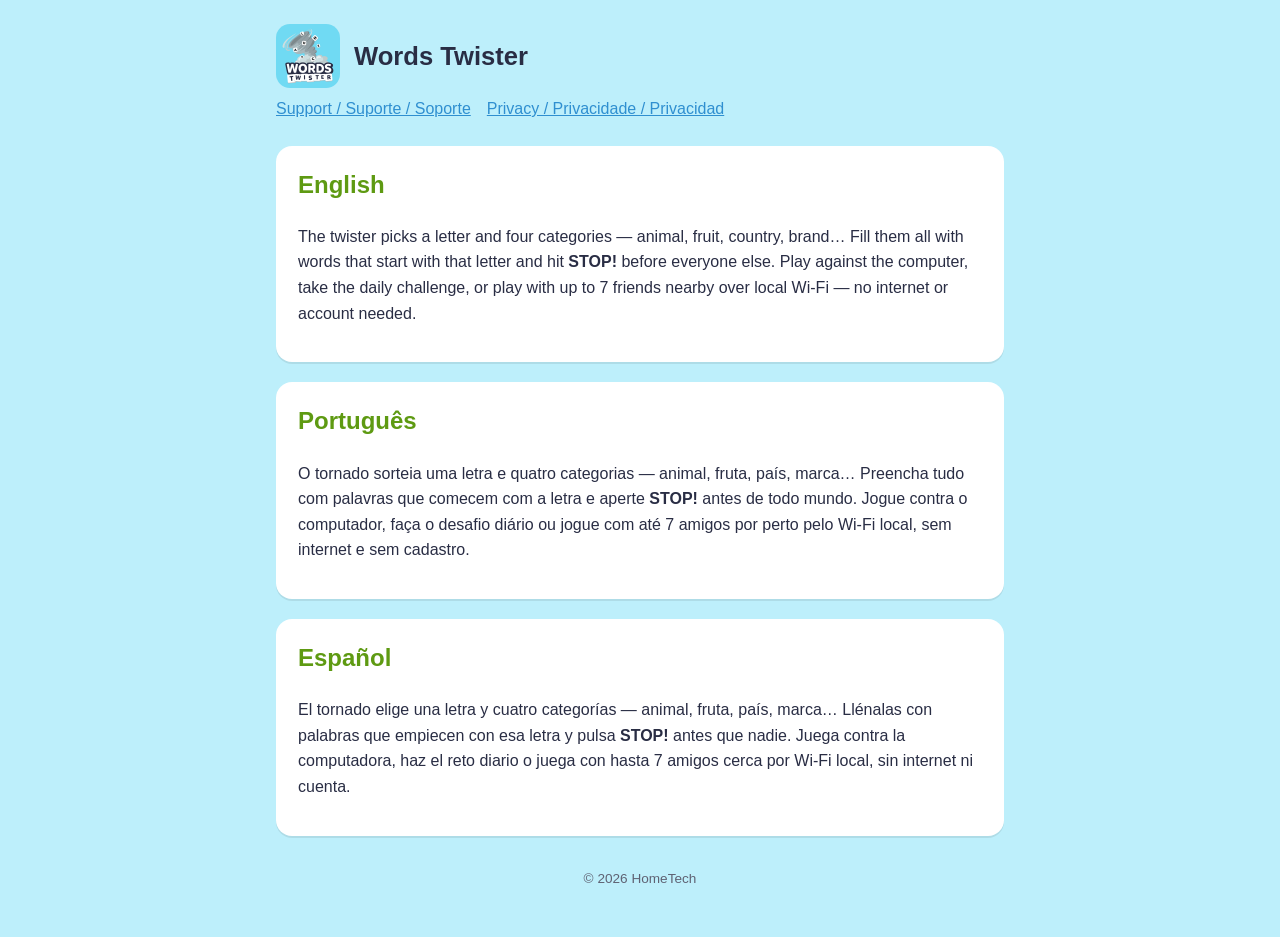
<file: index.html>
<!doctype html>
<html lang="en"><head><meta charset="utf-8"><meta name="viewport" content="width=device-width,initial-scale=1">
<title>Words Twister</title><link rel="icon" href="icon.png"><link rel="stylesheet" href="style.css"></head>
<body><main>
<header><img src="icon.png" alt="Words Twister"><h1>Words Twister</h1></header>
<nav><a href="support.html">Support / Suporte / Soporte</a><a href="privacy.html">Privacy / Privacidade / Privacidad</a></nav>
<div class="card"><h2>English</h2>
<p>The twister picks a letter and four categories — animal, fruit, country, brand… Fill them all with words that start with that letter and hit <b>STOP!</b> before everyone else. Play against the computer, take the daily challenge, or play with up to 7 friends nearby over local Wi-Fi — no internet or account needed.</p></div>
<div class="card"><h2>Português</h2>
<p>O tornado sorteia uma letra e quatro categorias — animal, fruta, país, marca… Preencha tudo com palavras que comecem com a letra e aperte <b>STOP!</b> antes de todo mundo. Jogue contra o computador, faça o desafio diário ou jogue com até 7 amigos por perto pelo Wi-Fi local, sem internet e sem cadastro.</p></div>
<div class="card"><h2>Español</h2>
<p>El tornado elige una letra y cuatro categorías — animal, fruta, país, marca… Llénalas con palabras que empiecen con esa letra y pulsa <b>STOP!</b> antes que nadie. Juega contra la computadora, haz el reto diario o juega con hasta 7 amigos cerca por Wi-Fi local, sin internet ni cuenta.</p></div>
<footer>© 2026 HomeTech</footer>
</main></body></html>
</file>
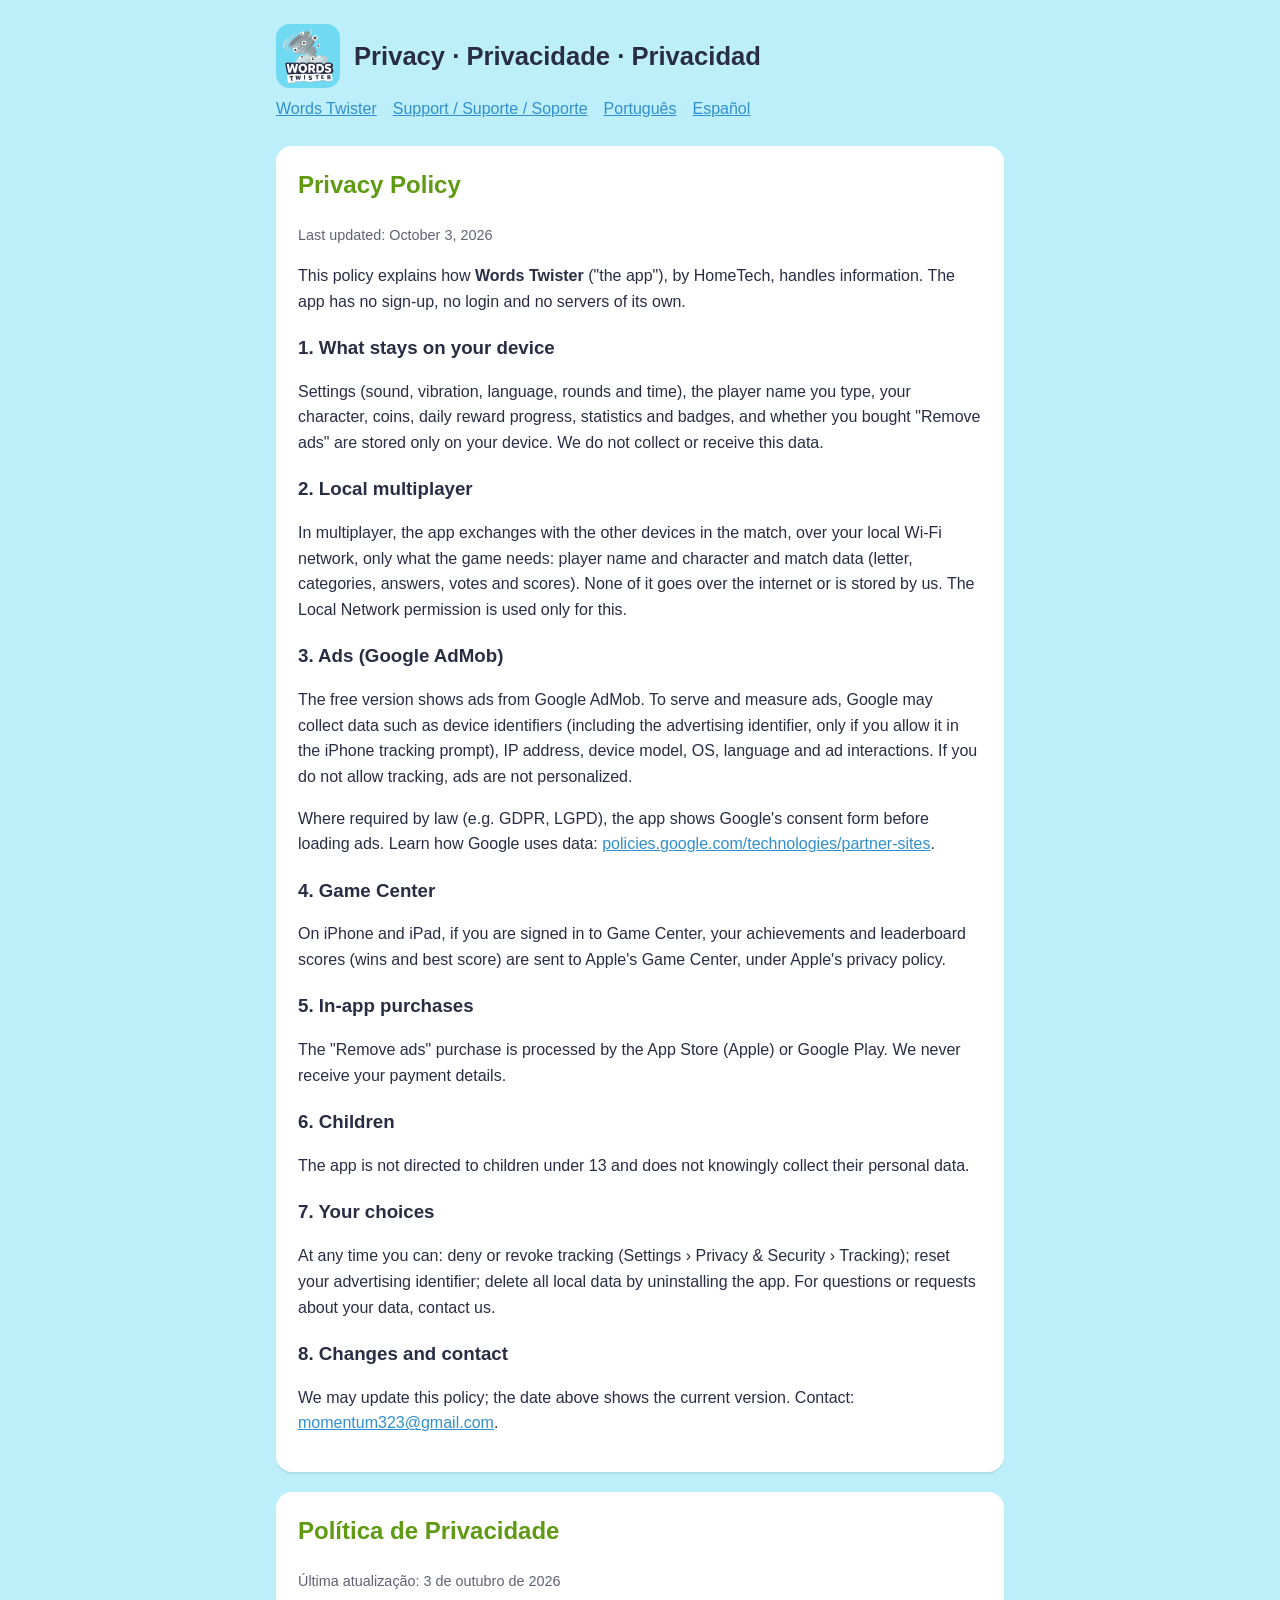
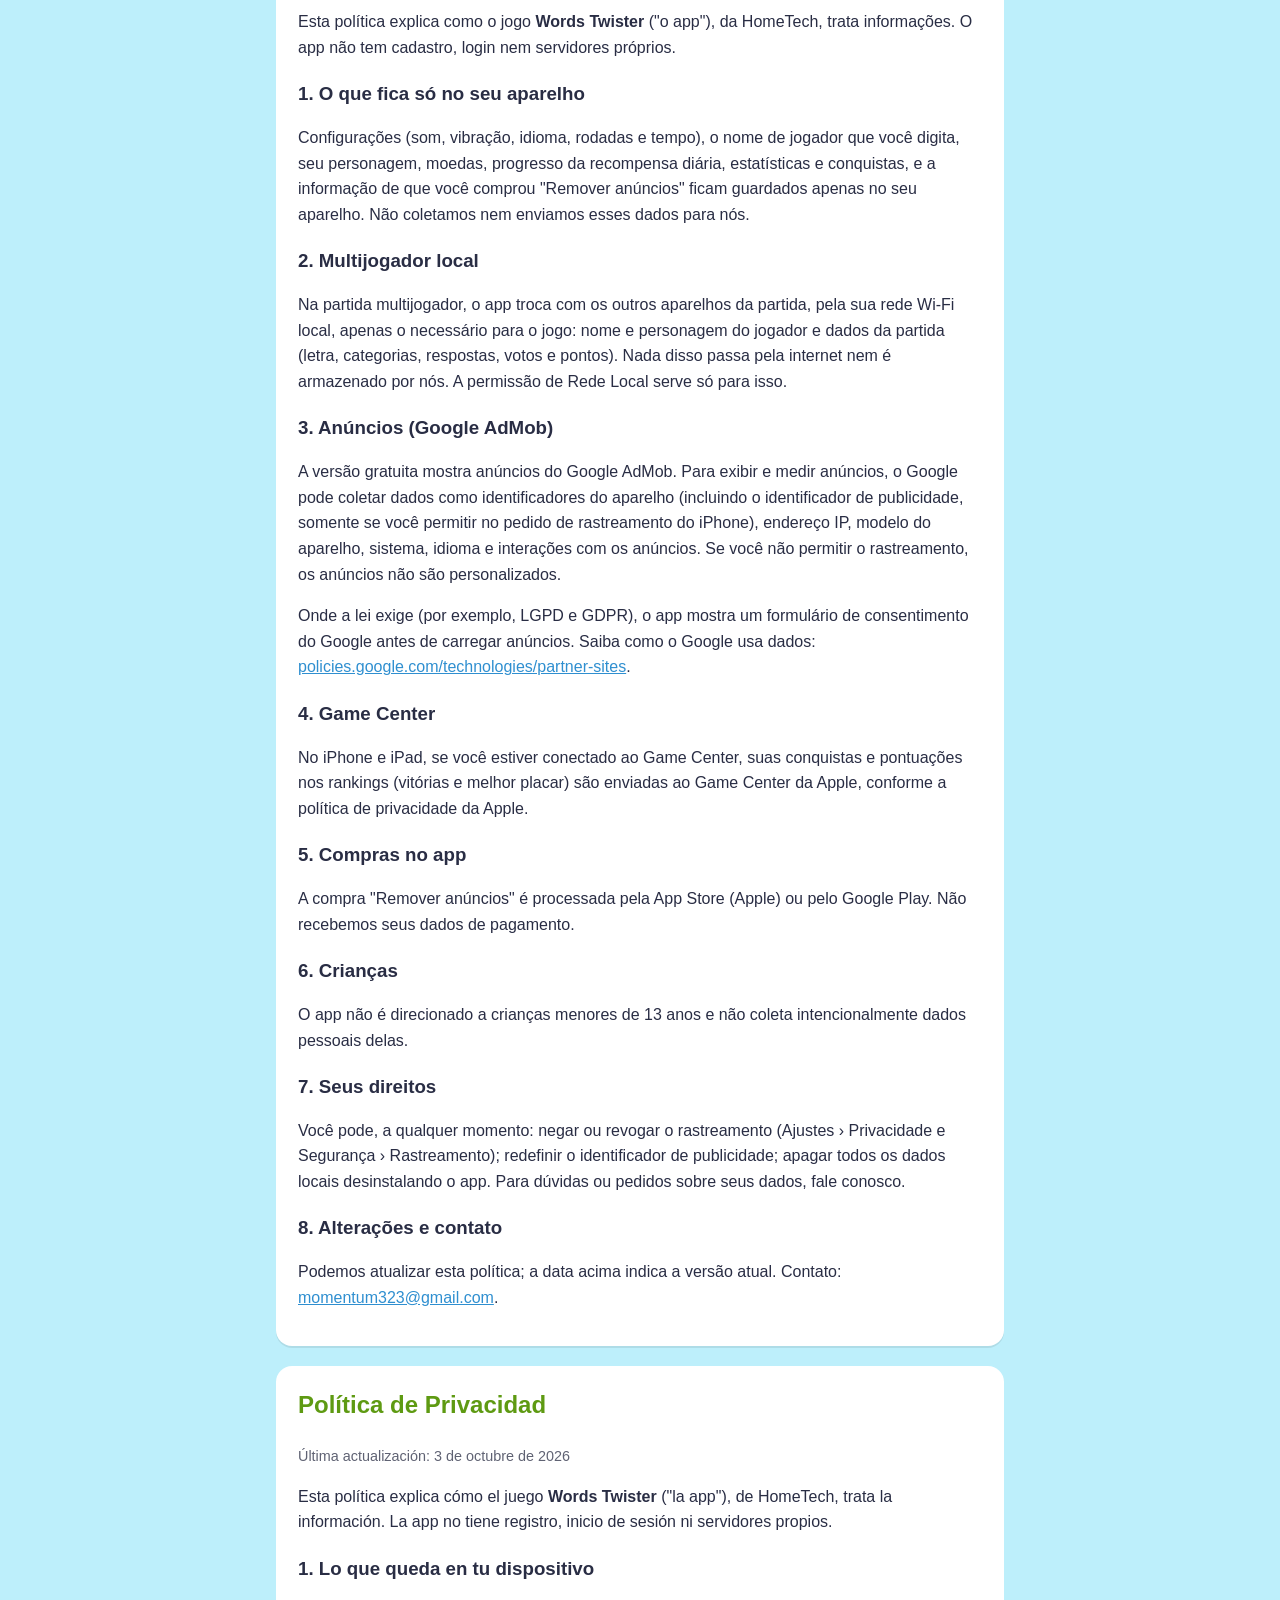
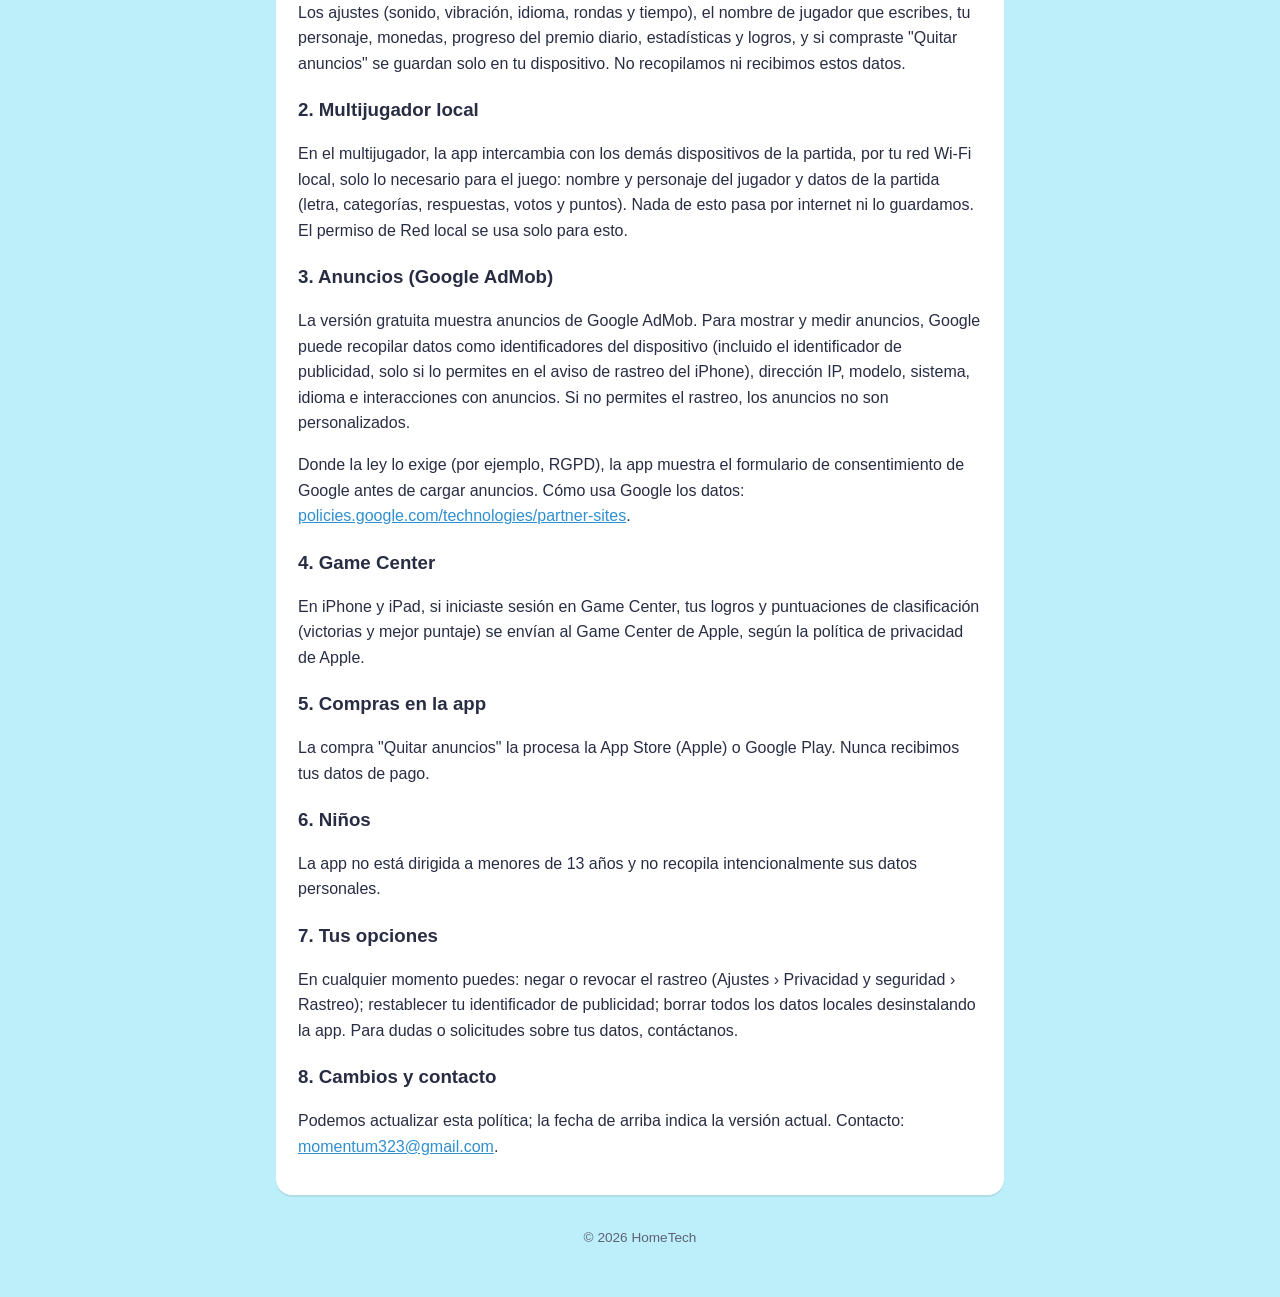
<file: privacy.html>
<!doctype html>
<html lang="en"><head><meta charset="utf-8"><meta name="viewport" content="width=device-width,initial-scale=1">
<title>Words Twister Privacy</title><link rel="icon" href="icon.png"><link rel="stylesheet" href="style.css"></head>
<body><main>
<header><img src="icon.png" alt="Words Twister"><h1>Privacy · Privacidade · Privacidad</h1></header>
<nav><a href="index.html">Words Twister</a><a href="support.html">Support / Suporte / Soporte</a><a href="#pt">Português</a><a href="#es">Español</a></nav>

<div class="card"><h2>Privacy Policy</h2>
<p class="muted">Last updated: October 3, 2026</p>
<p>This policy explains how <b>Words Twister</b> ("the app"), by HomeTech, handles information. The app has no sign-up, no login and no servers of its own.</p>

<h3>1. What stays on your device</h3>
<p>Settings (sound, vibration, language, rounds and time), the player name you type, your character, coins, daily reward progress, statistics and badges, and whether you bought "Remove ads" are stored only on your device. We do not collect or receive this data.</p>

<h3>2. Local multiplayer</h3>
<p>In multiplayer, the app exchanges with the other devices in the match, over your local Wi-Fi network, only what the game needs: player name and character and match data (letter, categories, answers, votes and scores). None of it goes over the internet or is stored by us. The Local Network permission is used only for this.</p>

<h3>3. Ads (Google AdMob)</h3>
<p>The free version shows ads from Google AdMob. To serve and measure ads, Google may collect data such as device identifiers (including the advertising identifier, only if you allow it in the iPhone tracking prompt), IP address, device model, OS, language and ad interactions. If you do not allow tracking, ads are not personalized.</p>
<p>Where required by law (e.g. GDPR, LGPD), the app shows Google's consent form before loading ads. Learn how Google uses data: <a href="https://policies.google.com/technologies/partner-sites">policies.google.com/technologies/partner-sites</a>.</p>

<h3>4. Game Center</h3>
<p>On iPhone and iPad, if you are signed in to Game Center, your achievements and leaderboard scores (wins and best score) are sent to Apple's Game Center, under Apple's privacy policy.</p>

<h3>5. In-app purchases</h3>
<p>The "Remove ads" purchase is processed by the App Store (Apple) or Google Play. We never receive your payment details.</p>

<h3>6. Children</h3>
<p>The app is not directed to children under 13 and does not knowingly collect their personal data.</p>

<h3>7. Your choices</h3>
<p>At any time you can: deny or revoke tracking (Settings › Privacy &amp; Security › Tracking); reset your advertising identifier; delete all local data by uninstalling the app. For questions or requests about your data, contact us.</p>

<h3>8. Changes and contact</h3>
<p>We may update this policy; the date above shows the current version. Contact: <a href="mailto:momentum323@gmail.com">momentum323@gmail.com</a>.</p>
</div>

<div class="card" id="pt"><h2>Política de Privacidade</h2>
<p class="muted">Última atualização: 3 de outubro de 2026</p>
<p>Esta política explica como o jogo <b>Words Twister</b> ("o app"), da HomeTech, trata informações. O app não tem cadastro, login nem servidores próprios.</p>

<h3>1. O que fica só no seu aparelho</h3>
<p>Configurações (som, vibração, idioma, rodadas e tempo), o nome de jogador que você digita, seu personagem, moedas, progresso da recompensa diária, estatísticas e conquistas, e a informação de que você comprou "Remover anúncios" ficam guardados apenas no seu aparelho. Não coletamos nem enviamos esses dados para nós.</p>

<h3>2. Multijogador local</h3>
<p>Na partida multijogador, o app troca com os outros aparelhos da partida, pela sua rede Wi-Fi local, apenas o necessário para o jogo: nome e personagem do jogador e dados da partida (letra, categorias, respostas, votos e pontos). Nada disso passa pela internet nem é armazenado por nós. A permissão de Rede Local serve só para isso.</p>

<h3>3. Anúncios (Google AdMob)</h3>
<p>A versão gratuita mostra anúncios do Google AdMob. Para exibir e medir anúncios, o Google pode coletar dados como identificadores do aparelho (incluindo o identificador de publicidade, somente se você permitir no pedido de rastreamento do iPhone), endereço IP, modelo do aparelho, sistema, idioma e interações com os anúncios. Se você não permitir o rastreamento, os anúncios não são personalizados.</p>
<p>Onde a lei exige (por exemplo, LGPD e GDPR), o app mostra um formulário de consentimento do Google antes de carregar anúncios. Saiba como o Google usa dados: <a href="https://policies.google.com/technologies/partner-sites">policies.google.com/technologies/partner-sites</a>.</p>

<h3>4. Game Center</h3>
<p>No iPhone e iPad, se você estiver conectado ao Game Center, suas conquistas e pontuações nos rankings (vitórias e melhor placar) são enviadas ao Game Center da Apple, conforme a política de privacidade da Apple.</p>

<h3>5. Compras no app</h3>
<p>A compra "Remover anúncios" é processada pela App Store (Apple) ou pelo Google Play. Não recebemos seus dados de pagamento.</p>

<h3>6. Crianças</h3>
<p>O app não é direcionado a crianças menores de 13 anos e não coleta intencionalmente dados pessoais delas.</p>

<h3>7. Seus direitos</h3>
<p>Você pode, a qualquer momento: negar ou revogar o rastreamento (Ajustes › Privacidade e Segurança › Rastreamento); redefinir o identificador de publicidade; apagar todos os dados locais desinstalando o app. Para dúvidas ou pedidos sobre seus dados, fale conosco.</p>

<h3>8. Alterações e contato</h3>
<p>Podemos atualizar esta política; a data acima indica a versão atual. Contato: <a href="mailto:momentum323@gmail.com">momentum323@gmail.com</a>.</p>
</div>

<div class="card" id="es"><h2>Política de Privacidad</h2>
<p class="muted">Última actualización: 3 de octubre de 2026</p>
<p>Esta política explica cómo el juego <b>Words Twister</b> ("la app"), de HomeTech, trata la información. La app no tiene registro, inicio de sesión ni servidores propios.</p>

<h3>1. Lo que queda en tu dispositivo</h3>
<p>Los ajustes (sonido, vibración, idioma, rondas y tiempo), el nombre de jugador que escribes, tu personaje, monedas, progreso del premio diario, estadísticas y logros, y si compraste "Quitar anuncios" se guardan solo en tu dispositivo. No recopilamos ni recibimos estos datos.</p>

<h3>2. Multijugador local</h3>
<p>En el multijugador, la app intercambia con los demás dispositivos de la partida, por tu red Wi-Fi local, solo lo necesario para el juego: nombre y personaje del jugador y datos de la partida (letra, categorías, respuestas, votos y puntos). Nada de esto pasa por internet ni lo guardamos. El permiso de Red local se usa solo para esto.</p>

<h3>3. Anuncios (Google AdMob)</h3>
<p>La versión gratuita muestra anuncios de Google AdMob. Para mostrar y medir anuncios, Google puede recopilar datos como identificadores del dispositivo (incluido el identificador de publicidad, solo si lo permites en el aviso de rastreo del iPhone), dirección IP, modelo, sistema, idioma e interacciones con anuncios. Si no permites el rastreo, los anuncios no son personalizados.</p>
<p>Donde la ley lo exige (por ejemplo, RGPD), la app muestra el formulario de consentimiento de Google antes de cargar anuncios. Cómo usa Google los datos: <a href="https://policies.google.com/technologies/partner-sites">policies.google.com/technologies/partner-sites</a>.</p>

<h3>4. Game Center</h3>
<p>En iPhone y iPad, si iniciaste sesión en Game Center, tus logros y puntuaciones de clasificación (victorias y mejor puntaje) se envían al Game Center de Apple, según la política de privacidad de Apple.</p>

<h3>5. Compras en la app</h3>
<p>La compra "Quitar anuncios" la procesa la App Store (Apple) o Google Play. Nunca recibimos tus datos de pago.</p>

<h3>6. Niños</h3>
<p>La app no está dirigida a menores de 13 años y no recopila intencionalmente sus datos personales.</p>

<h3>7. Tus opciones</h3>
<p>En cualquier momento puedes: negar o revocar el rastreo (Ajustes › Privacidad y seguridad › Rastreo); restablecer tu identificador de publicidad; borrar todos los datos locales desinstalando la app. Para dudas o solicitudes sobre tus datos, contáctanos.</p>

<h3>8. Cambios y contacto</h3>
<p>Podemos actualizar esta política; la fecha de arriba indica la versión actual. Contacto: <a href="mailto:momentum323@gmail.com">momentum323@gmail.com</a>.</p>
</div>
<footer>© 2026 HomeTech</footer>
</main></body></html>
</file>
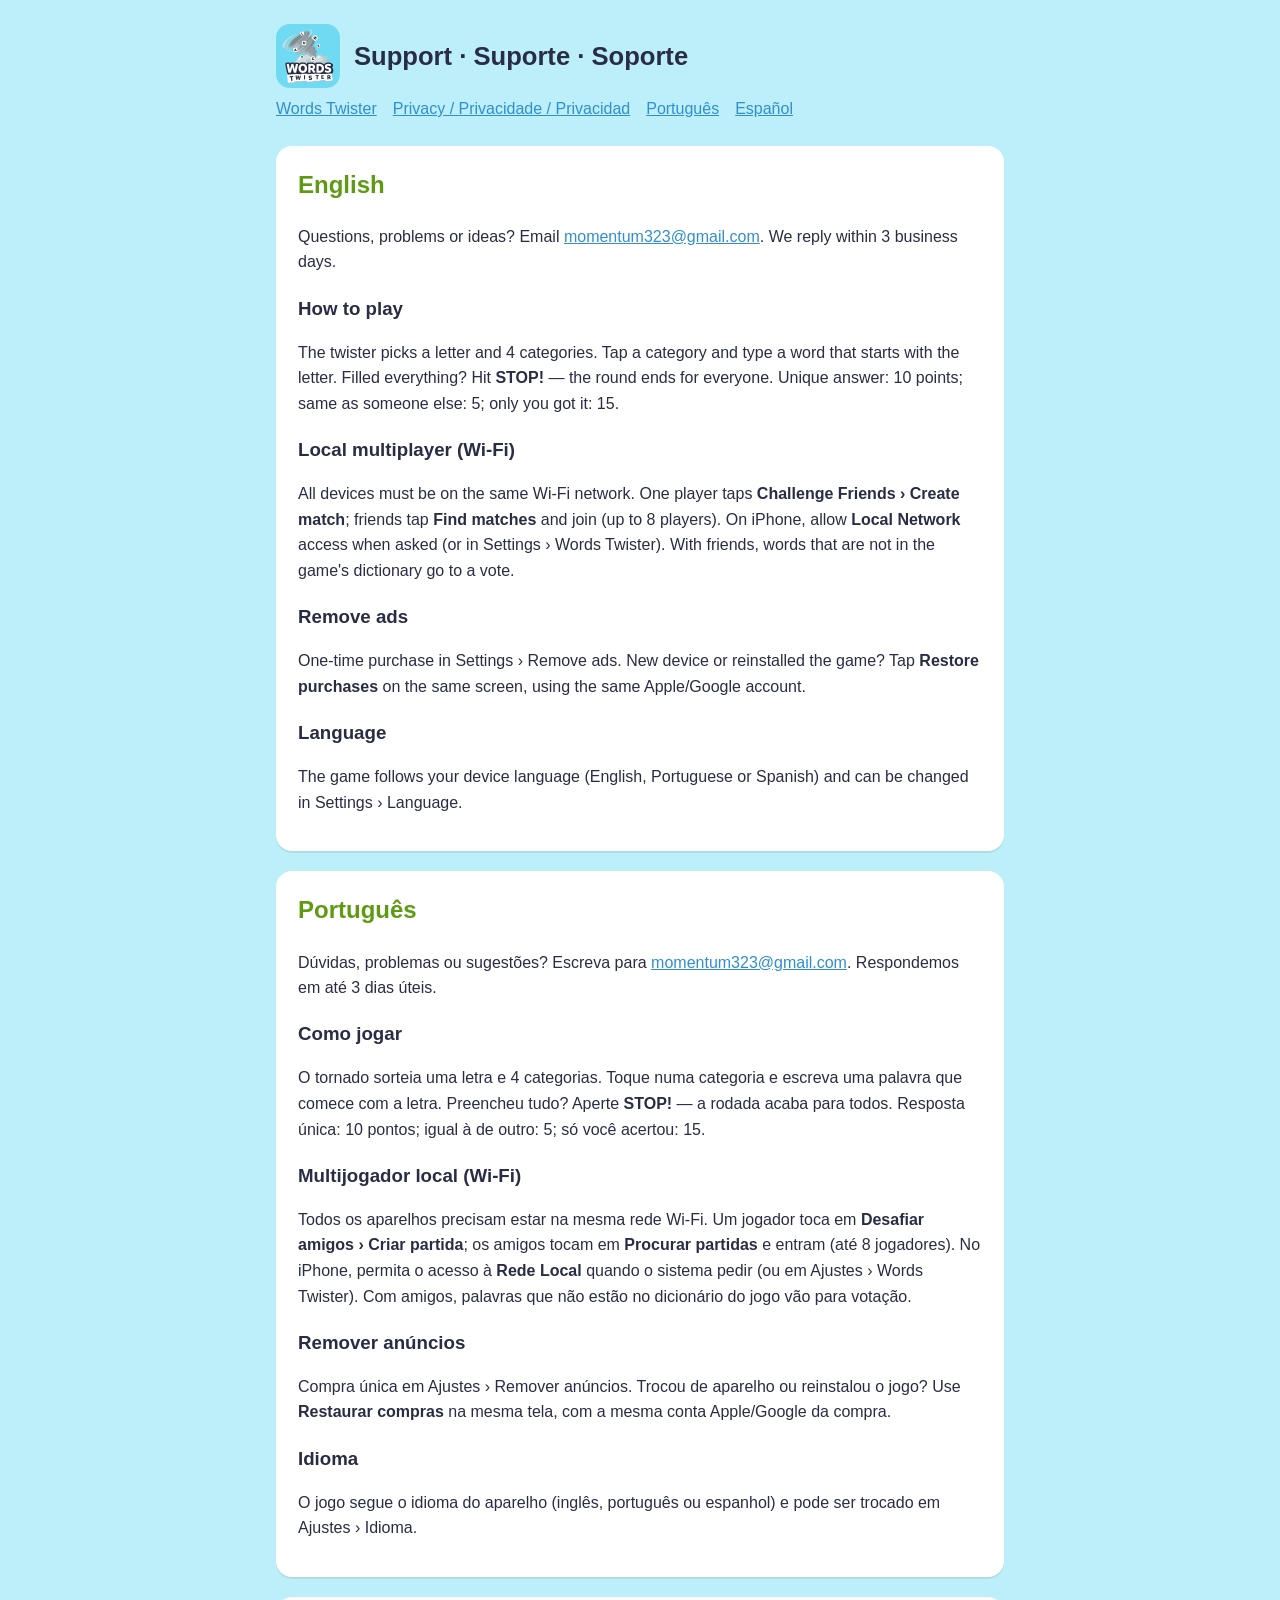
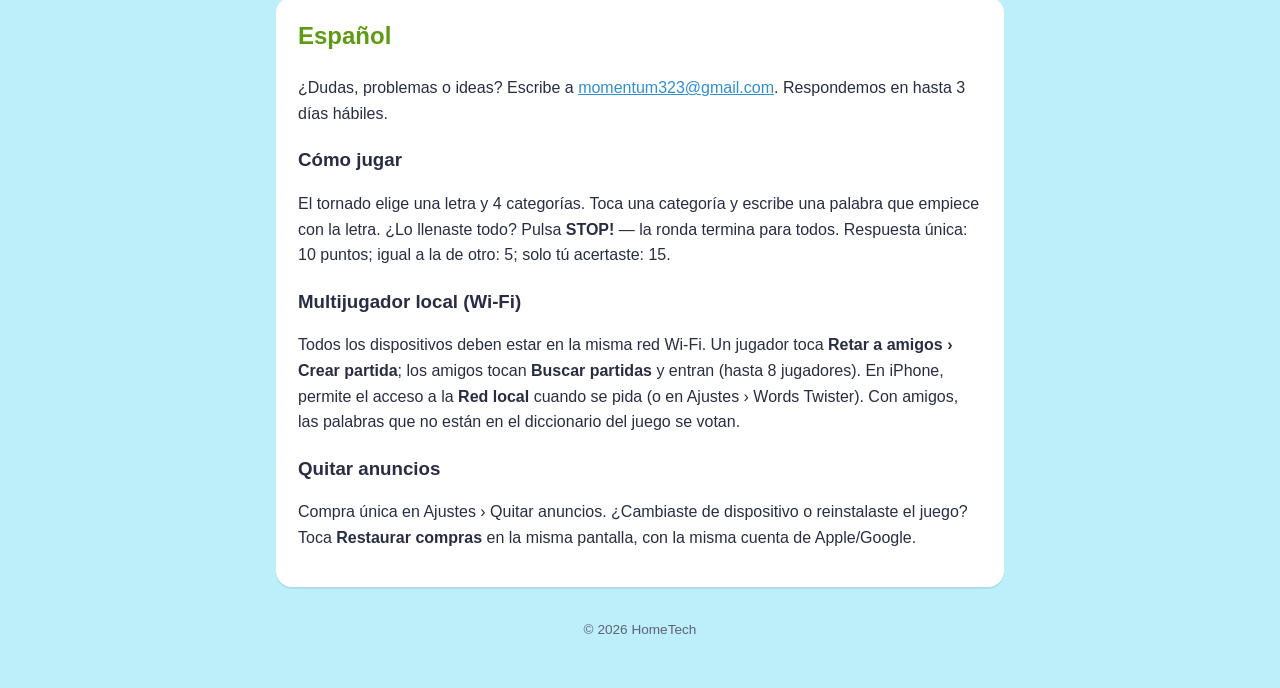
<file: support.html>
<!doctype html>
<html lang="en"><head><meta charset="utf-8"><meta name="viewport" content="width=device-width,initial-scale=1">
<title>Words Twister Support</title><link rel="icon" href="icon.png"><link rel="stylesheet" href="style.css"></head>
<body><main>
<header><img src="icon.png" alt="Words Twister"><h1>Support · Suporte · Soporte</h1></header>
<nav><a href="index.html">Words Twister</a><a href="privacy.html">Privacy / Privacidade / Privacidad</a><a href="#pt">Português</a><a href="#es">Español</a></nav>

<div class="card"><h2>English</h2>
<p>Questions, problems or ideas? Email <a href="mailto:momentum323@gmail.com">momentum323@gmail.com</a>. We reply within 3 business days.</p>
<h3>How to play</h3>
<p>The twister picks a letter and 4 categories. Tap a category and type a word that starts with the letter. Filled everything? Hit <b>STOP!</b> — the round ends for everyone. Unique answer: 10 points; same as someone else: 5; only you got it: 15.</p>
<h3>Local multiplayer (Wi-Fi)</h3>
<p>All devices must be on the same Wi-Fi network. One player taps <b>Challenge Friends › Create match</b>; friends tap <b>Find matches</b> and join (up to 8 players). On iPhone, allow <b>Local Network</b> access when asked (or in Settings › Words Twister). With friends, words that are not in the game's dictionary go to a vote.</p>
<h3>Remove ads</h3>
<p>One-time purchase in Settings › Remove ads. New device or reinstalled the game? Tap <b>Restore purchases</b> on the same screen, using the same Apple/Google account.</p>
<h3>Language</h3>
<p>The game follows your device language (English, Portuguese or Spanish) and can be changed in Settings › Language.</p>
</div>

<div class="card" id="pt"><h2>Português</h2>
<p>Dúvidas, problemas ou sugestões? Escreva para <a href="mailto:momentum323@gmail.com">momentum323@gmail.com</a>. Respondemos em até 3 dias úteis.</p>
<h3>Como jogar</h3>
<p>O tornado sorteia uma letra e 4 categorias. Toque numa categoria e escreva uma palavra que comece com a letra. Preencheu tudo? Aperte <b>STOP!</b> — a rodada acaba para todos. Resposta única: 10 pontos; igual à de outro: 5; só você acertou: 15.</p>
<h3>Multijogador local (Wi-Fi)</h3>
<p>Todos os aparelhos precisam estar na mesma rede Wi-Fi. Um jogador toca em <b>Desafiar amigos › Criar partida</b>; os amigos tocam em <b>Procurar partidas</b> e entram (até 8 jogadores). No iPhone, permita o acesso à <b>Rede Local</b> quando o sistema pedir (ou em Ajustes › Words Twister). Com amigos, palavras que não estão no dicionário do jogo vão para votação.</p>
<h3>Remover anúncios</h3>
<p>Compra única em Ajustes › Remover anúncios. Trocou de aparelho ou reinstalou o jogo? Use <b>Restaurar compras</b> na mesma tela, com a mesma conta Apple/Google da compra.</p>
<h3>Idioma</h3>
<p>O jogo segue o idioma do aparelho (inglês, português ou espanhol) e pode ser trocado em Ajustes › Idioma.</p>
</div>

<div class="card" id="es"><h2>Español</h2>
<p>¿Dudas, problemas o ideas? Escribe a <a href="mailto:momentum323@gmail.com">momentum323@gmail.com</a>. Respondemos en hasta 3 días hábiles.</p>
<h3>Cómo jugar</h3>
<p>El tornado elige una letra y 4 categorías. Toca una categoría y escribe una palabra que empiece con la letra. ¿Lo llenaste todo? Pulsa <b>STOP!</b> — la ronda termina para todos. Respuesta única: 10 puntos; igual a la de otro: 5; solo tú acertaste: 15.</p>
<h3>Multijugador local (Wi-Fi)</h3>
<p>Todos los dispositivos deben estar en la misma red Wi-Fi. Un jugador toca <b>Retar a amigos › Crear partida</b>; los amigos tocan <b>Buscar partidas</b> y entran (hasta 8 jugadores). En iPhone, permite el acceso a la <b>Red local</b> cuando se pida (o en Ajustes › Words Twister). Con amigos, las palabras que no están en el diccionario del juego se votan.</p>
<h3>Quitar anuncios</h3>
<p>Compra única en Ajustes › Quitar anuncios. ¿Cambiaste de dispositivo o reinstalaste el juego? Toca <b>Restaurar compras</b> en la misma pantalla, con la misma cuenta de Apple/Google.</p>
</div>
<footer>© 2026 HomeTech</footer>
</main></body></html>
</file>
<file: style.css>
:root{--bg:#bdeffb;--card:#ffffff;--text:#292d44;--muted:#5f6273;--accent:#2f8fd0;--green:#5e9a12}
@media (prefers-color-scheme:dark){:root{--bg:#161a2b;--card:#232842;--text:#eef0f8;--muted:#a9adc4;--accent:#70daf3;--green:#9bd14c}}
*{box-sizing:border-box}
body{margin:0;background:var(--bg);color:var(--text);font:16px/1.6 -apple-system,BlinkMacSystemFont,"Segoe UI",Roboto,sans-serif}
main{max-width:760px;margin:0 auto;padding:24px 16px 48px}
header{display:flex;align-items:center;gap:14px;margin-bottom:8px}
header img{width:64px;height:64px;border-radius:14px}
header h1{margin:0;font-size:1.6rem}
nav{margin:8px 0 24px;display:flex;gap:16px;flex-wrap:wrap}
a{color:var(--accent)}
.card{background:var(--card);border-radius:16px;padding:20px 22px;margin-bottom:20px;box-shadow:0 2px 0 rgba(0,0,0,.08)}
h2{margin-top:0;color:var(--green)}
h3{margin-bottom:4px}
.muted{color:var(--muted);font-size:.9rem}
footer{text-align:center;color:var(--muted);font-size:.85rem;margin-top:32px}
</file>
